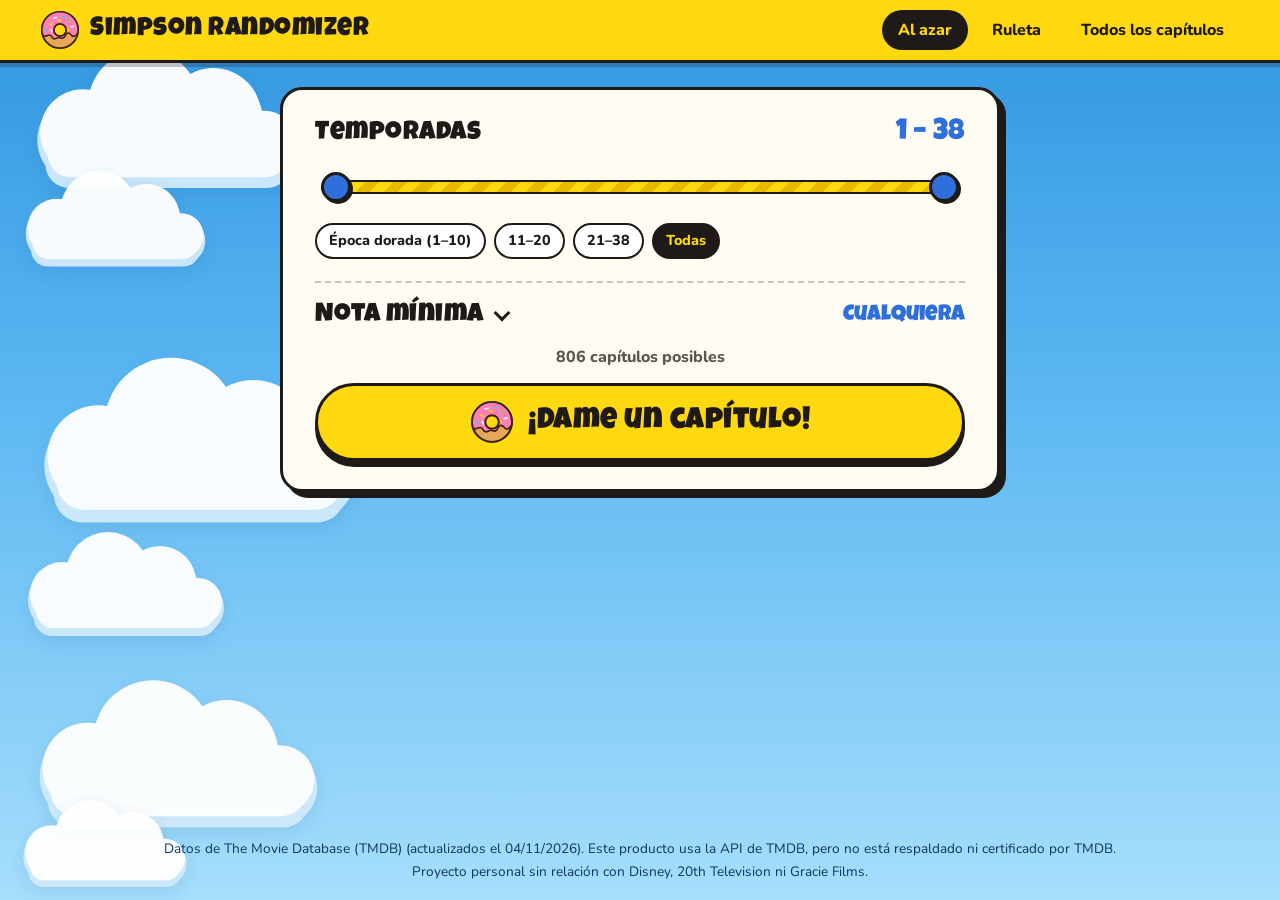
<file: android/app/src/main/assets/web/index.html>
<!doctype html>
<html lang="es">
<head>
  <meta charset="utf-8">
  <meta name="viewport" content="width=device-width, initial-scale=1, viewport-fit=cover">
  <title>Simpson Randomizer</title>
  <link rel="stylesheet" href="fonts/fonts.css">
  <link rel="stylesheet" href="css/style.css">
  <link rel="stylesheet" href="css/android.css">
</head>
<body>
  <svg width="0" height="0" style="position:absolute" aria-hidden="true">
    <symbol id="cloud" viewBox="0 0 240 120">
      <g fill="#cfe9fb">
        <circle cx="62" cy="78" r="34"/><circle cx="108" cy="58" r="44"/><circle cx="160" cy="66" r="38"/>
        <circle cx="198" cy="86" r="26"/><rect x="34" y="78" width="184" height="36" rx="18"/>
      </g>
      <g fill="#fff">
        <circle cx="62" cy="72" r="32"/><circle cx="108" cy="52" r="42"/><circle cx="160" cy="60" r="36"/>
        <circle cx="198" cy="80" r="24"/><rect x="36" y="72" width="180" height="34" rx="17"/>
      </g>
    </symbol>
  </svg>
  <div class="sky" aria-hidden="true">
    <svg class="cloud c1"><use href="#cloud"/></svg>
    <svg class="cloud c2"><use href="#cloud"/></svg>
    <svg class="cloud c3"><use href="#cloud"/></svg>
    <svg class="cloud c4"><use href="#cloud"/></svg>
    <svg class="cloud c5"><use href="#cloud"/></svg>
    <svg class="cloud c6"><use href="#cloud"/></svg>
  </div>

  <header class="topbar">
    <a class="brand" href="#/">
      <img src="img/donut.svg" alt="" width="40" height="40">
      <span>Simpson Randomizer</span>
    </a>
    <nav class="nav">
      <a href="#/" data-nav="azar">Al azar</a>
      <a href="#/ruleta" data-nav="ruleta">Ruleta</a>
      <a href="#/capitulos" data-nav="capitulos">Todos los capítulos</a>
    </nav>
  </header>

  <main class="page">
    <!-- Al azar -->
    <div id="view-azar" class="view">
      <section class="panel picker">
        <div data-filters-slot>
          <div id="filters">
          <div class="picker-head">
            <h2>Temporadas</h2>
            <output class="range-label" id="range-label" aria-live="polite"></output>
          </div>

          <div class="dual-range">
            <div class="dual-range-track"><div class="dual-range-fill" id="range-fill"></div></div>
            <input type="range" id="season-from" aria-label="Desde la temporada">
            <input type="range" id="season-to" aria-label="Hasta la temporada">
          </div>

          <div class="presets" id="season-presets" role="group" aria-label="Rangos rápidos"></div>

          <details class="rating-filter" id="rating-filter">
            <summary class="picker-head">
              <h2>Nota mínima</h2><span class="chevron" aria-hidden="true"></span>
              <output class="range-label" id="rating-label" aria-live="polite">Cualquiera</output>
            </summary>
            <div class="dual-range">
              <div class="dual-range-track"><div class="dual-range-fill" id="rating-fill"></div></div>
              <input type="range" id="min-rating" min="5" step="0.1" value="5" aria-label="Nota mínima del capítulo">
            </div>
            <div class="presets" id="rating-presets" role="group" aria-label="Notas rápidas">
              <button type="button" class="chip" data-rating="5">Cualquiera</button>
              <button type="button" class="chip" data-rating="7">★ 7 o más</button>
              <button type="button" class="chip" data-rating="7.5">★ 7,5 o más</button>
              <button type="button" class="chip" data-rating="8">★ 8 o más</button>
            </div>
          </details>

          <p class="match-count" id="match-count" aria-live="polite"></p>
          </div>
        </div>

        <button type="button" class="btn-spin" id="spin">
          <img src="img/donut.svg" alt="" width="44" height="44">
          <span>¡Dame un capítulo!</span>
        </button>
      </section>

      <section id="result" class="result" aria-live="polite"></section>
    </div>

    <!-- Ruleta -->
    <div id="view-ruleta" class="view" hidden>
      <section class="panel picker">
        <div data-filters-slot></div>
        <button type="button" class="btn btn-ghost btn-block" id="new-wheel">Nueva ruleta con estos filtros</button>
      </section>

      <section class="panel wheel-panel" id="wheel-panel">
        <div class="wheel-wrap">
          <svg class="wheel-pointer" viewBox="0 0 40 52" aria-hidden="true">
            <path d="M4 4H36L20 46Z" fill="#f2632a" stroke="#1f1a17" stroke-width="4" stroke-linejoin="round"/>
          </svg>
          <svg class="wheel" id="wheel" viewBox="-300 -300 600 600" role="img" aria-label="Ruleta de capítulos"></svg>
          <button type="button" class="wheel-hub" id="wheel-hub" aria-label="Girar la ruleta">
            <img src="img/donut.svg" alt="">
          </button>
        </div>

        <p class="wheel-status" id="wheel-status" aria-live="polite"></p>

        <button type="button" class="btn-spin" id="spin-wheel">
          <img src="img/donut.svg" alt="" width="44" height="44">
          <span>¡Girar!</span>
        </button>
      </section>

      <section id="wheel-result" class="result" aria-live="polite"></section>
    </div>

    <!-- Catálogo -->
    <div id="view-capitulos" class="view" hidden>
      <section class="hero hero-small">
        <h1 class="logo-title" data-wobbly="Todos los capítulos"></h1>
        <p class="hero-sub" id="catalog-sub"></p>
      </section>
      <div class="catalog-tools panel">
        <label class="search">
          <span class="visually-hidden">Buscar capítulo</span>
          <input type="search" id="search" placeholder="Buscar por título o sinopsis…" autocomplete="off">
        </label>
        <nav class="season-chips" id="season-chips" aria-label="Ir a temporada"></nav>
        <p class="search-empty" id="search-empty" hidden>Ningún capítulo coincide. ¡Ay, caramba!</p>
      </div>
      <div id="catalog-list"></div>
    </div>

    <!-- Ficha de capítulo -->
    <div id="view-capitulo" class="view" hidden></div>
  </main>

  <footer class="footer">
    <p id="data-source"></p>
    <p>Proyecto personal sin relación con Disney, 20th Television ni Gracie Films.</p>
  </footer>

  <script src="data/episodes.js"></script>
  <script src="js/app.js"></script>
</body>
</html>
</file>
<file: android/app/src/main/assets/web/fonts/fonts.css>
/* Fuentes de Google Fonts incluidas en la app para que funcione sin conexión. */

/* Luckiest Guy · latin-ext */
@font-face {
  font-family: 'Luckiest Guy';
  font-style: normal;
  font-weight: 400;
  font-display: swap;
  src: url(luckiest-guy-latin-ext.woff2) format('woff2');
  unicode-range: U+0100-02BA, U+02BD-02C5, U+02C7-02CC, U+02CE-02D7, U+02DD-02FF, U+0304, U+0308, U+0329, U+1D00-1DBF, U+1E00-1E9F, U+1EF2-1EFF, U+2020, U+20A0-20AB, U+20AD-20C4, U+2113, U+2C60-2C7F, U+A720-A7FF;
}

/* Luckiest Guy · latin */
@font-face {
  font-family: 'Luckiest Guy';
  font-style: normal;
  font-weight: 400;
  font-display: swap;
  src: url(luckiest-guy-latin.woff2) format('woff2');
  unicode-range: U+0000-00FF, U+0131, U+0152-0153, U+02BB-02BC, U+02C6, U+02DA, U+02DC, U+0304, U+0308, U+0329, U+2000-206F, U+20AC, U+2122, U+2191, U+2193, U+2212, U+2215, U+FEFF, U+FFFD;
}

/* Nunito · latin-ext */
@font-face {
  font-family: 'Nunito';
  font-style: normal;
  font-weight: 400;
  font-display: swap;
  src: url(nunito-latin-ext.woff2) format('woff2');
  unicode-range: U+0100-02BA, U+02BD-02C5, U+02C7-02CC, U+02CE-02D7, U+02DD-02FF, U+0304, U+0308, U+0329, U+1D00-1DBF, U+1E00-1E9F, U+1EF2-1EFF, U+2020, U+20A0-20AB, U+20AD-20C4, U+2113, U+2C60-2C7F, U+A720-A7FF;
}

/* Nunito · latin */
@font-face {
  font-family: 'Nunito';
  font-style: normal;
  font-weight: 400;
  font-display: swap;
  src: url(nunito-latin.woff2) format('woff2');
  unicode-range: U+0000-00FF, U+0131, U+0152-0153, U+02BB-02BC, U+02C6, U+02DA, U+02DC, U+0304, U+0308, U+0329, U+2000-206F, U+20AC, U+2122, U+2191, U+2193, U+2212, U+2215, U+FEFF, U+FFFD;
}

/* Nunito · latin-ext */
@font-face {
  font-family: 'Nunito';
  font-style: normal;
  font-weight: 700;
  font-display: swap;
  src: url(nunito-latin-ext.woff2) format('woff2');
  unicode-range: U+0100-02BA, U+02BD-02C5, U+02C7-02CC, U+02CE-02D7, U+02DD-02FF, U+0304, U+0308, U+0329, U+1D00-1DBF, U+1E00-1E9F, U+1EF2-1EFF, U+2020, U+20A0-20AB, U+20AD-20C4, U+2113, U+2C60-2C7F, U+A720-A7FF;
}

/* Nunito · latin */
@font-face {
  font-family: 'Nunito';
  font-style: normal;
  font-weight: 700;
  font-display: swap;
  src: url(nunito-latin.woff2) format('woff2');
  unicode-range: U+0000-00FF, U+0131, U+0152-0153, U+02BB-02BC, U+02C6, U+02DA, U+02DC, U+0304, U+0308, U+0329, U+2000-206F, U+20AC, U+2122, U+2191, U+2193, U+2212, U+2215, U+FEFF, U+FFFD;
}

/* Nunito · latin-ext */
@font-face {
  font-family: 'Nunito';
  font-style: normal;
  font-weight: 800;
  font-display: swap;
  src: url(nunito-latin-ext.woff2) format('woff2');
  unicode-range: U+0100-02BA, U+02BD-02C5, U+02C7-02CC, U+02CE-02D7, U+02DD-02FF, U+0304, U+0308, U+0329, U+1D00-1DBF, U+1E00-1E9F, U+1EF2-1EFF, U+2020, U+20A0-20AB, U+20AD-20C4, U+2113, U+2C60-2C7F, U+A720-A7FF;
}

/* Nunito · latin */
@font-face {
  font-family: 'Nunito';
  font-style: normal;
  font-weight: 800;
  font-display: swap;
  src: url(nunito-latin.woff2) format('woff2');
  unicode-range: U+0000-00FF, U+0131, U+0152-0153, U+02BB-02BC, U+02C6, U+02DA, U+02DC, U+0304, U+0308, U+0329, U+2000-206F, U+20AC, U+2122, U+2191, U+2193, U+2212, U+2215, U+FEFF, U+FFFD;
}

/* Nunito · latin-ext */
@font-face {
  font-family: 'Nunito';
  font-style: normal;
  font-weight: 900;
  font-display: swap;
  src: url(nunito-latin-ext.woff2) format('woff2');
  unicode-range: U+0100-02BA, U+02BD-02C5, U+02C7-02CC, U+02CE-02D7, U+02DD-02FF, U+0304, U+0308, U+0329, U+1D00-1DBF, U+1E00-1E9F, U+1EF2-1EFF, U+2020, U+20A0-20AB, U+20AD-20C4, U+2113, U+2C60-2C7F, U+A720-A7FF;
}

/* Nunito · latin */
@font-face {
  font-family: 'Nunito';
  font-style: normal;
  font-weight: 900;
  font-display: swap;
  src: url(nunito-latin.woff2) format('woff2');
  unicode-range: U+0000-00FF, U+0131, U+0152-0153, U+02BB-02BC, U+02C6, U+02DA, U+02DC, U+0304, U+0308, U+0329, U+2000-206F, U+20AC, U+2122, U+2191, U+2193, U+2212, U+2215, U+FEFF, U+FFFD;
}
</file>
<file: android/app/src/main/assets/web/css/style.css>
/* Simpson Randomizer — cielo azul, nubes y amarillo Simpson */

:root {
  --sky-top: #2f95e0;
  --sky-mid: #5db8f2;
  --sky-bottom: #a6defc;
  --yellow: #ffd90f;
  --yellow-dark: #e8b900;
  --ink: #1f1a17;
  --paper: #fffdf3;
  --marge: #2f6fdb;
  --bart: #f2632a;
  --pink: #ff7eb6;
  --muted: #5d5650;
  --disney-1: #0b1747;
  --disney-2: #1d3d9b;
  --radius: 22px;
  --border: 3px solid var(--ink);
  --shadow: 6px 6px 0 var(--ink);
  --font-display: "Luckiest Guy", "Arial Black", Impact, sans-serif;
  --font-body: "Nunito", system-ui, -apple-system, "Segoe UI", sans-serif;
}

*, *::before, *::after { box-sizing: border-box; }

html { scroll-behavior: smooth; scroll-padding-top: 90px; }

body {
  margin: 0;
  min-height: 100vh;
  font-family: var(--font-body);
  color: var(--ink);
  background: var(--sky-mid);
  line-height: 1.5;
  display: flex;
  flex-direction: column;
}

[hidden] { display: none !important; }
img { max-width: 100%; display: block; }
a { color: inherit; }
code { font-size: .9em; background: rgba(0,0,0,.08); padding: .1em .35em; border-radius: 6px; }

.visually-hidden {
  position: absolute; width: 1px; height: 1px; overflow: hidden;
  clip: rect(0 0 0 0); white-space: nowrap;
}

/* ---------- Cielo y nubes ---------- */

.sky {
  position: fixed;
  inset: 0;
  z-index: -1;
  overflow: hidden;
  background: linear-gradient(180deg, var(--sky-top) 0%, var(--sky-mid) 45%, var(--sky-bottom) 100%);
}

.cloud {
  position: absolute;
  left: 0;
  width: var(--w, 260px);
  height: calc(var(--w, 260px) / 2);
  animation: drift var(--t, 120s) linear infinite;
  animation-delay: var(--d, 0s);
  opacity: .96;
  filter: drop-shadow(0 6px 10px rgba(20, 80, 140, .12));
}
.c1 { top: 4%;  --w: 320px; --t: 140s; --d: -20s; }
.c2 { top: 18%; --w: 220px; --t: 110s; --d: -75s; }
.c3 { top: 38%; --w: 380px; --t: 170s; --d: -110s; }
.c4 { top: 58%; --w: 240px; --t: 125s; --d: -40s; }
.c5 { top: 74%; --w: 340px; --t: 155s; --d: -130s; }
.c6 { top: 88%; --w: 200px; --t: 100s; --d: -60s; }

@keyframes drift {
  from { transform: translateX(-420px); }
  to   { transform: translateX(calc(100vw + 40px)); }
}

/* ---------- Cabecera ---------- */

.topbar {
  position: sticky;
  top: 0;
  z-index: 10;
  display: flex;
  align-items: center;
  justify-content: space-between;
  gap: 12px;
  flex-wrap: wrap;
  padding: 10px clamp(16px, 4vw, 40px);
  background: var(--yellow);
  border-bottom: var(--border);
  box-shadow: 0 4px 0 rgba(31, 26, 23, .25);
}

.brand {
  display: flex;
  align-items: center;
  gap: 10px;
  text-decoration: none;
  font-family: var(--font-display);
  font-size: clamp(1.2rem, 3vw, 1.6rem);
  letter-spacing: .5px;
  color: var(--ink);
}
.brand img { transition: transform .4s; }
.brand:hover img { transform: rotate(180deg); }

.nav { display: flex; gap: 8px; flex-wrap: wrap; }
.nav a {
  font-weight: 800;
  text-decoration: none;
  padding: 6px 14px;
  border-radius: 999px;
  border: 2px solid transparent;
}
.nav a:hover { border-color: var(--ink); }
.nav a[aria-current="page"] { background: var(--ink); color: var(--yellow); }

.notice {
  margin: 16px auto 0;
  max-width: 900px;
  width: calc(100% - 32px);
  padding: 10px 16px;
  background: #fff4c2;
  border: 2px dashed var(--ink);
  border-radius: 14px;
  font-size: .95rem;
}

/* ---------- Estructura ---------- */

.page {
  flex: 1;
  width: 100%;
  max-width: 1180px;
  margin: 0 auto;
  padding: 24px 16px 48px;
}

.panel {
  background: var(--paper);
  border: var(--border);
  border-radius: var(--radius);
  box-shadow: var(--shadow);
}

.footer {
  text-align: center;
  font-size: .85rem;
  color: #0d3557;
  padding: 16px;
}
.footer p { margin: 2px 0; }

/* ---------- Título estilo rótulo ---------- */

.hero { text-align: center; padding: 12px 0 20px; }
.hero-small { padding-bottom: 8px; }

.logo-title {
  margin: 0;
  font-family: var(--font-display);
  font-weight: 400;
  font-size: clamp(2.4rem, 8vw, 5rem);
  line-height: 1.05;
  color: var(--yellow);
  -webkit-text-stroke: 2px var(--ink);
  paint-order: stroke fill;
  text-shadow: 4px 5px 0 var(--ink);
}
.hero-small .logo-title { font-size: clamp(2rem, 6vw, 3.6rem); }

.wobbly-word { white-space: nowrap; display: inline-block; }
.wobbly-word > span {
  display: inline-block;
  transform: rotate(calc(sin(var(--i) * 2.1) * 6deg)) translateY(calc(cos(var(--i) * 1.7) * 3px));
}

.hero-sub {
  margin: 14px auto 0;
  max-width: 560px;
  font-weight: 800;
  font-size: 1.1rem;
  color: #fff;
  text-shadow: 0 2px 0 rgba(13, 53, 87, .55);
}

/* ---------- Selector de temporadas ---------- */

.picker {
  max-width: 720px;
  margin: 0 auto;
  padding: 22px clamp(16px, 4vw, 32px) 28px;
}

.picker-head { display: flex; align-items: baseline; justify-content: space-between; gap: 12px; }
.picker-head h2 { margin: 0; font-family: var(--font-display); font-weight: 400; font-size: 1.6rem; letter-spacing: .5px; }

.range-label {
  font-family: var(--font-display);
  font-size: 1.8rem;
  color: var(--marge);
}

.dual-range {
  position: relative;
  height: 44px;
  margin: 10px 6px 6px;
}
.dual-range-track {
  position: absolute;
  left: 0; right: 0; top: 50%;
  height: 14px;
  transform: translateY(-50%);
  background: #d9eefc;
  border: 2px solid var(--ink);
  border-radius: 999px;
  overflow: hidden;
}
.dual-range-fill {
  position: absolute;
  top: 0; bottom: 0;
  background: repeating-linear-gradient(135deg, var(--yellow) 0 10px, var(--yellow-dark) 10px 20px);
}
.dual-range input[type="range"] {
  position: absolute;
  inset: 0;
  width: 100%;
  margin: 0;
  background: none;
  pointer-events: none;
  -webkit-appearance: none;
  appearance: none;
}
.dual-range input[type="range"]::-webkit-slider-runnable-track { background: none; height: 44px; }
.dual-range input[type="range"]::-moz-range-track { background: none; }
.dual-range input[type="range"]::-webkit-slider-thumb {
  -webkit-appearance: none;
  pointer-events: auto;
  width: 30px; height: 30px;
  margin-top: 7px;
  border-radius: 50%;
  background: var(--marge);
  border: 3px solid var(--ink);
  box-shadow: 2px 2px 0 var(--ink);
  cursor: grab;
}
.dual-range input[type="range"]::-moz-range-thumb {
  pointer-events: auto;
  width: 26px; height: 26px;
  border-radius: 50%;
  background: var(--marge);
  border: 3px solid var(--ink);
  box-shadow: 2px 2px 0 var(--ink);
  cursor: grab;
}
.dual-range input[type="range"]:focus-visible::-webkit-slider-thumb { outline: 3px solid var(--bart); outline-offset: 2px; }
.dual-range input[type="range"]:focus-visible::-moz-range-thumb { outline: 3px solid var(--bart); outline-offset: 2px; }

.presets { display: flex; flex-wrap: wrap; gap: 8px; margin: 14px 0 22px; }
.rating-filter { margin-bottom: 16px; padding-top: 14px; border-top: 2px dashed rgba(31, 26, 23, .25); }
.rating-filter summary { list-style: none; cursor: pointer; }
.rating-filter summary::-webkit-details-marker { display: none; }
.rating-filter summary:focus-visible { outline: 3px solid var(--marge); outline-offset: 4px; border-radius: 8px; }
.rating-filter summary { align-items: center; }
.chevron {
  flex: 0 0 auto;
  margin-right: auto;
  width: 12px; height: 12px;
  border-right: 3px solid var(--ink);
  border-bottom: 3px solid var(--ink);
  transform: translateY(-3px) rotate(45deg);
  transition: transform .2s;
}
.rating-filter[open] .chevron { transform: translateY(3px) rotate(-135deg); }
.rating-filter:not([open]) .range-label { font-size: 1.4rem; }
.match-count { margin: -6px 0 14px; text-align: center; font-weight: 800; color: var(--muted); }
.match-count.is-empty { color: var(--bart); }

.chip {
  font: inherit;
  font-weight: 800;
  font-size: .9rem;
  padding: 5px 12px;
  border-radius: 999px;
  border: 2px solid var(--ink);
  background: #fff;
  color: var(--ink);
  cursor: pointer;
  text-decoration: none;
  transition: transform .1s, background .15s;
}
.chip:hover { background: var(--yellow); transform: translateY(-1px); }
.chip.is-active { background: var(--ink); color: var(--yellow); }

.btn-spin {
  display: flex;
  align-items: center;
  justify-content: center;
  gap: 14px;
  width: 100%;
  padding: 14px 20px;
  font-family: var(--font-display);
  font-size: clamp(1.4rem, 4vw, 1.9rem);
  letter-spacing: .5px;
  color: var(--ink);
  background: var(--yellow);
  border: var(--border);
  border-radius: 999px;
  box-shadow: 0 6px 0 var(--ink);
  cursor: pointer;
  transition: transform .08s, box-shadow .08s, background .15s;
}
.btn-spin:hover { background: #ffe34d; }
.btn-spin:active { transform: translateY(4px); box-shadow: 0 2px 0 var(--ink); }
.btn-spin.is-spinning img { animation: spin .6s linear infinite; }
.btn-spin:disabled { cursor: progress; }

@keyframes spin { to { transform: rotate(360deg); } }

/* ---------- Ruleta ---------- */

.btn-block { width: 100%; justify-content: center; }

.wheel-panel {
  max-width: 720px;
  margin: 28px auto 0;
  padding: 26px clamp(12px, 4vw, 32px) 28px;
}

.wheel-wrap {
  position: relative;
  width: min(100%, 580px);
  aspect-ratio: 1;
  margin: 18px auto 8px;
  filter: drop-shadow(5px 7px 0 rgba(31, 26, 23, .85));
}

.wheel {
  width: 100%;
  height: 100%;
  display: block;
  overflow: visible;
}

.wheel-base { fill: var(--paper); }
.wheel-ring { fill: none; stroke: var(--ink); stroke-width: 10; }
.wheel-ring-inner { fill: none; stroke: var(--ink); stroke-width: 3; }
.wheel-peg { fill: var(--yellow); stroke: var(--ink); stroke-width: 3; }
.wedge-outline { fill: none; stroke: var(--ink); stroke-width: 2.5; stroke-linejoin: round; }
.wedge-text { pointer-events: none; }
.wedge-code { font: 900 11px var(--font-body); fill: var(--ink); }
.wedge-title { font: 700 10px var(--font-body); fill: var(--ink); }

.wedge { transition: opacity .3s; }
.wheel.has-winner .wedge:not(.is-winner) { opacity: .45; }
.wedge.is-winner .wedge-outline { stroke: var(--bart); stroke-width: 8; }

.wheel-pointer {
  position: absolute;
  z-index: 2;
  top: -4.5%;
  left: 50%;
  width: 8%;
  transform: translateX(-50%);
}

.wheel-hub {
  position: absolute;
  z-index: 2;
  top: 50%;
  left: 50%;
  width: 22%;
  aspect-ratio: 1;
  padding: 3%;
  transform: translate(-50%, -50%);
  border: var(--border);
  border-radius: 50%;
  background: var(--paper);
  box-shadow: 0 4px 0 var(--ink);
  cursor: pointer;
  transition: transform .15s;
}
.wheel-hub img { width: 100%; height: 100%; transition: transform .4s; }
.wheel-hub:hover img { transform: rotate(90deg); }
.wheel-hub:active { transform: translate(-50%, -46%); box-shadow: 0 1px 0 var(--ink); }
.wheel-hub:disabled { cursor: progress; }

.wheel-status {
  min-height: 1.5em;
  margin: 18px 0 16px;
  text-align: center;
  font-weight: 800;
  font-size: 1.05rem;
}

/* ---------- Ficha de capítulo ---------- */

.result { max-width: 1100px; margin: 32px auto 0; }
.result:empty { display: none; }

.episode-card {
  display: grid;
  grid-template-columns: minmax(0, 1.15fr) minmax(0, 1fr);
  gap: 24px;
  padding: 20px;
}
.result .episode-card { animation: pop .45s cubic-bezier(.2, 1.4, .4, 1); }

@keyframes pop {
  from { transform: scale(.9) rotate(-1.5deg); opacity: 0; }
  to   { transform: none; opacity: 1; }
}

.gallery-main {
  width: 100%;
  aspect-ratio: 16 / 9;
  object-fit: cover;
  border: var(--border);
  border-radius: 16px;
  background: #d9eefc;
}
.gallery-empty {
  display: grid;
  place-items: center;
  aspect-ratio: 16 / 9;
  border: 3px dashed var(--ink);
  border-radius: 16px;
  font-weight: 800;
  color: var(--muted);
}
.gallery-thumbs {
  display: flex;
  gap: 8px;
  margin-top: 10px;
  overflow-x: auto;
  padding-bottom: 6px;
}
.gallery-thumbs:empty { display: none; }
.thumb {
  flex: 0 0 auto;
  width: 96px;
  padding: 0;
  border: 2px solid var(--ink);
  border-radius: 10px;
  overflow: hidden;
  cursor: pointer;
  background: none;
  opacity: .6;
  transition: opacity .15s, transform .15s;
}
.thumb img { width: 100%; aspect-ratio: 16 / 9; object-fit: cover; }
.thumb:hover, .thumb.is-active { opacity: 1; }
.thumb.is-active { outline: 3px solid var(--yellow); transform: translateY(-2px); }

.badge {
  display: inline-block;
  margin: 0;
  padding: 3px 12px;
  font-weight: 900;
  font-size: .85rem;
  letter-spacing: .3px;
  background: var(--marge);
  color: #fff;
  border: 2px solid var(--ink);
  border-radius: 999px;
}

.episode-title {
  margin: 10px 0 2px;
  font-family: var(--font-display);
  font-weight: 400;
  font-size: clamp(1.8rem, 4vw, 2.6rem);
  line-height: 1.1;
  letter-spacing: .3px;
}
.original-title { margin: 0; color: var(--muted); font-style: italic; }
.original-title:empty { display: none; }

.meta li + li::before { content: "·"; margin-right: 16px; color: var(--muted); }
.meta {
  display: flex;
  flex-wrap: wrap;
  gap: 6px 16px;
  margin: 12px 0;
  padding: 0;
  list-style: none;
  font-weight: 700;
  font-size: .95rem;
}
.overview { margin: 0 0 6px; font-size: 1.05rem; }
.overview-note { margin: 0; font-size: .85rem; color: var(--muted); }

.actions { display: flex; flex-wrap: wrap; gap: 10px; margin-top: 18px; }

.btn {
  display: inline-flex;
  align-items: center;
  gap: 6px;
  padding: 10px 18px;
  font: inherit;
  font-weight: 800;
  text-decoration: none;
  border: var(--border);
  border-radius: 999px;
  cursor: pointer;
  box-shadow: 3px 3px 0 var(--ink);
  transition: transform .08s, box-shadow .08s;
}
.btn:active { transform: translate(2px, 2px); box-shadow: 1px 1px 0 var(--ink); }
.btn-ghost { background: #fff; color: var(--ink); }
.btn-ghost:hover { background: var(--yellow); }
.btn-disney {
  color: #fff;
  background: linear-gradient(135deg, var(--disney-1), var(--disney-2));
}
.btn-disney strong { font-size: 1.1em; letter-spacing: .3px; }
.btn-disney:hover { filter: brightness(1.2); }

.disney-note { margin: 12px 0 0; font-size: .85rem; color: var(--muted); }
.disney-note:empty { display: none; }

.crumbs { margin-bottom: 14px; }
.crumbs .chip { display: inline-block; box-shadow: 2px 2px 0 var(--ink); }

.pager {
  display: flex;
  justify-content: space-between;
  gap: 12px;
  margin-top: 22px;
}
.pager .btn { max-width: 48%; }

/* ---------- Catálogo ---------- */

.catalog-tools {
  position: sticky;
  top: 72px;
  z-index: 5;
  padding: 14px 16px;
  margin-bottom: 24px;
}
.search input {
  width: 100%;
  padding: 10px 16px;
  font: inherit;
  font-weight: 700;
  border: var(--border);
  border-radius: 999px;
  background: #fff;
}
.search input:focus { outline: 3px solid var(--marge); outline-offset: 1px; }
.season-chips {
  display: flex;
  gap: 6px;
  margin-top: 10px;
  overflow-x: auto;
  padding-bottom: 4px;
}
.season-chips .chip { flex: 0 0 auto; min-width: 40px; text-align: center; }
.search-empty { margin: 10px 0 0; font-weight: 800; }

.season { margin-bottom: 36px; }
.season-title {
  display: flex;
  align-items: baseline;
  gap: 12px;
  margin: 0 0 14px;
  font-family: var(--font-display);
  font-weight: 400;
  font-size: 2rem;
  color: var(--yellow);
  -webkit-text-stroke: 1.5px var(--ink);
  paint-order: stroke fill;
  text-shadow: 3px 3px 0 var(--ink);
}
.season-title small {
  font-family: var(--font-body);
  font-size: .95rem;
  font-weight: 800;
  color: #fff;
  -webkit-text-stroke: 0;
  text-shadow: 0 2px 0 rgba(13, 53, 87, .55);
}

.grid {
  display: grid;
  grid-template-columns: repeat(auto-fill, minmax(250px, 1fr));
  gap: 18px;
}

.mini-card {
  display: flex;
  flex-direction: column;
  background: var(--paper);
  border: var(--border);
  border-radius: 18px;
  box-shadow: 4px 4px 0 var(--ink);
  overflow: hidden;
  transition: transform .12s;
}
.mini-card:hover { transform: translateY(-3px) rotate(-.4deg); }
.mini-thumb {
  position: relative;
  display: block;
  aspect-ratio: 16 / 9;
  background: #d9eefc;
  border-bottom: var(--border);
}
.mini-thumb img { width: 100%; height: 100%; object-fit: cover; }
.mini-thumb .badge { position: absolute; left: 8px; bottom: 8px; font-size: .75rem; }
.mini-body { display: flex; flex-direction: column; flex: 1; padding: 12px 14px 14px; }
.mini-body h3 { margin: 0; font-size: 1.1rem; line-height: 1.25; }
.mini-body h3 a { text-decoration: none; }
.mini-body h3 a:hover { text-decoration: underline; }
.mini-body .original-title { font-size: .85rem; }
.mini-date { margin: 4px 0 6px; font-size: .8rem; font-weight: 700; color: var(--muted); }
.mini-overview {
  margin: 0 0 12px;
  font-size: .9rem;
  display: -webkit-box;
  -webkit-line-clamp: 3;
  -webkit-box-orient: vertical;
  overflow: hidden;
}
.mini-body .btn-disney { margin-top: auto; align-self: flex-start; padding: 6px 14px; font-size: .9rem; }

.error-detail { color: #fff; }

/* ---------- Responsive y accesibilidad ---------- */

@media (max-width: 820px) {
  .episode-card { grid-template-columns: minmax(0, 1fr); padding: 16px; }
  .catalog-tools { top: 0; position: relative; }
}

@media (max-width: 520px) {
  .topbar { justify-content: center; position: relative; }
  .picker-head h2 { font-size: 1.35rem; white-space: nowrap; }
  .range-label, .rating-filter:not([open]) .range-label { font-size: 1.4rem; }
  .meta li + li::before { display: none; }
  .pager { flex-direction: column; }
  .pager .btn { max-width: 100%; }
}

@media (prefers-reduced-motion: reduce) {
  *, *::before, *::after { animation: none !important; transition: none !important; }
  html { scroll-behavior: auto; }
}
</file>
<file: android/app/src/main/assets/web/css/android.css>
/* Ajustes de la app de Android sobre style.css (copiado de la web). */

/* Sin resaltado azul al tocar y sin selección de texto accidental en botones. */
* { -webkit-tap-highlight-color: transparent; }
button, .btn, .chip, .nav a, .brand { -webkit-user-select: none; user-select: none; }

/* Los capítulos del catálogo dejan hueco para la cabecera al saltar de temporada. */
.season { scroll-margin-top: 12px; }

.view[hidden] { display: none !important; }
</file>
